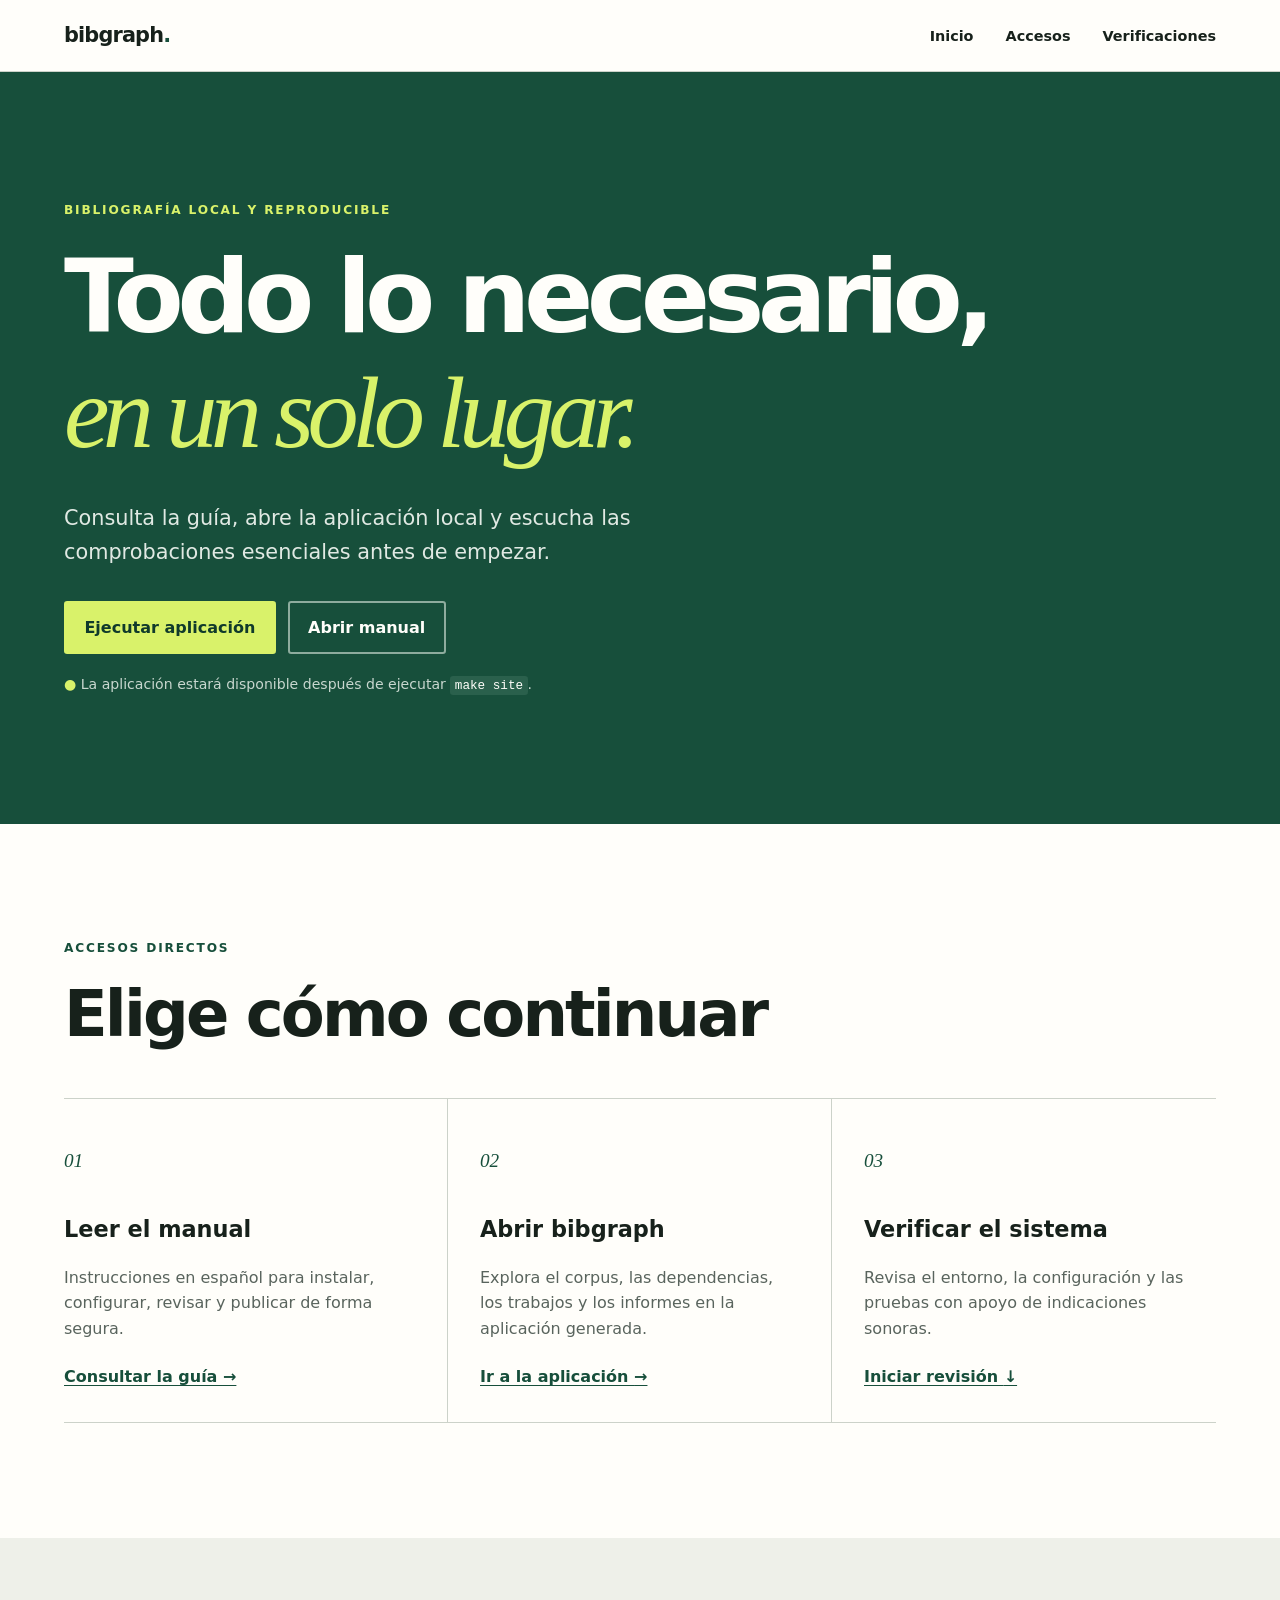
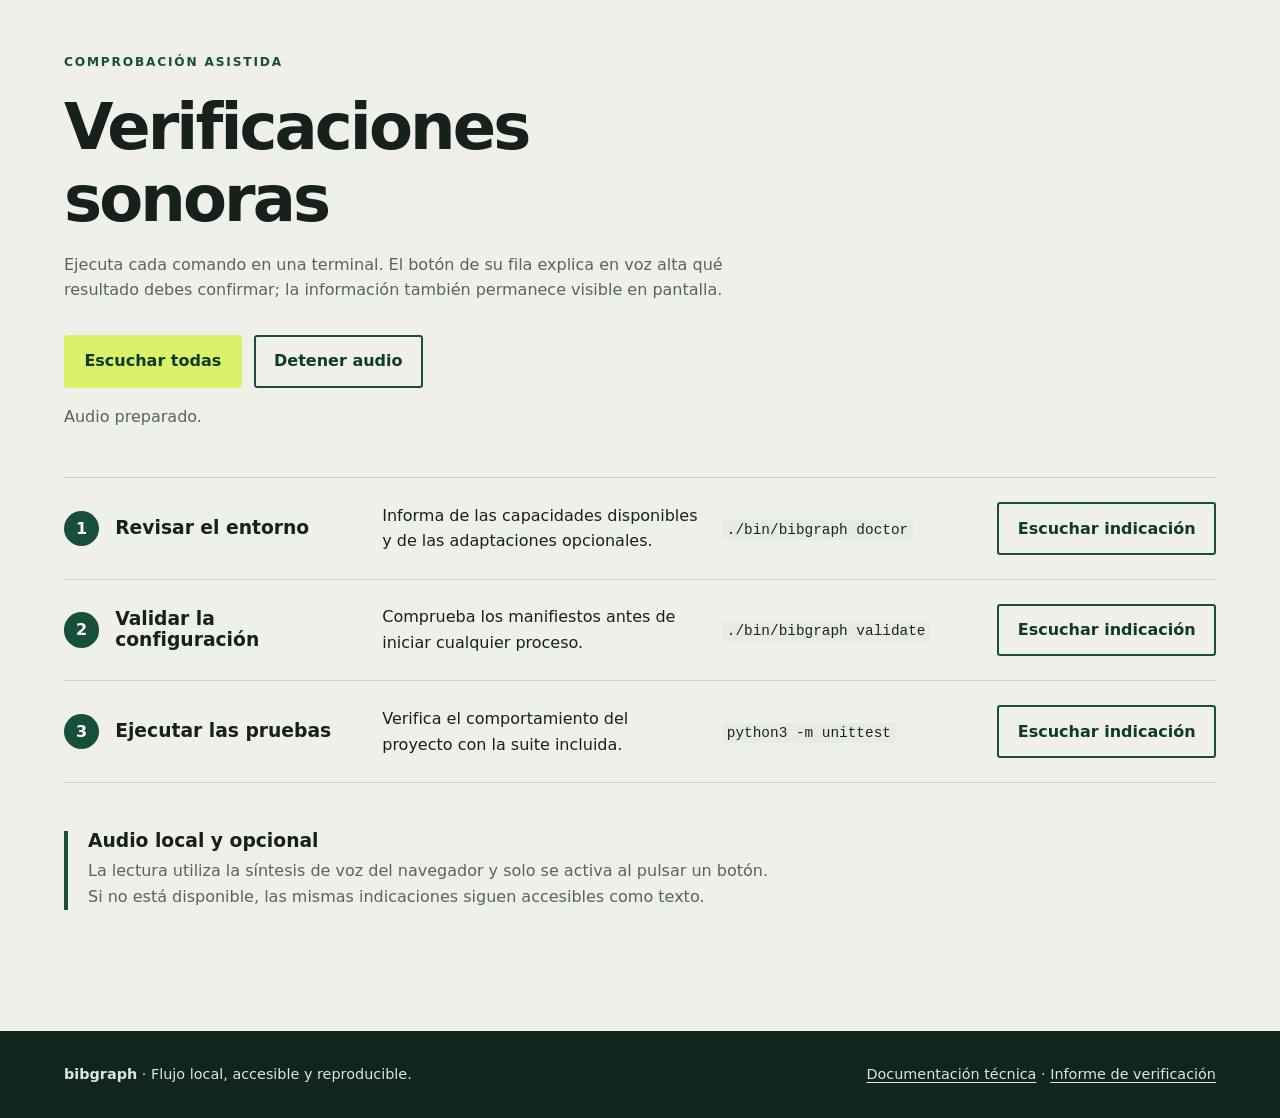
<file: index.html>
<!DOCTYPE html>
<html lang="es">
<head>
  <meta charset="utf-8">
  <meta name="viewport" content="width=device-width, initial-scale=1">
  <meta name="description" content="Punto de entrada accesible al manual, la aplicación y las verificaciones de bibgraph.">
  <title>Centro de control | bibgraph</title>
  <link rel="stylesheet" href="site-src/launcher.css">
  <script src="site-src/launcher.js" defer></script>
</head>
<body>
  <a class="skip-link" href="#contenido">Saltar al contenido principal</a>

  <header class="site-header">
    <a class="brand" href="index.html" aria-label="bibgraph, inicio">bibgraph<span aria-hidden="true">.</span></a>
    <nav aria-label="Navegación principal">
      <ul>
        <li><a href="#inicio">Inicio</a></li>
        <li><a href="#accesos">Accesos</a></li>
        <li><a href="#verificaciones">Verificaciones</a></li>
      </ul>
    </nav>
  </header>

  <main id="contenido">
    <section class="hero" id="inicio" aria-labelledby="titulo-principal">
      <p class="eyebrow">Bibliografía local y reproducible</p>
      <h1 id="titulo-principal">Todo lo necesario,<br><em>en un solo lugar.</em></h1>
      <p class="intro">Consulta la guía, abre la aplicación local y escucha las comprobaciones esenciales antes de empezar.</p>
      <p class="hero-actions">
        <a class="button primary" href="build/site/index.html">Ejecutar aplicación</a>
        <a class="button secondary" href="MANUAL_USUARIO.html">Abrir manual</a>
      </p>
      <p class="availability"><span aria-hidden="true">●</span> La aplicación estará disponible después de ejecutar <code>make site</code>.</p>
    </section>

    <section class="access" id="accesos" aria-labelledby="titulo-accesos">
      <header class="section-heading">
        <p class="eyebrow">Accesos directos</p>
        <h2 id="titulo-accesos">Elige cómo continuar</h2>
      </header>
      <ol class="cards">
        <li>
          <article>
            <p class="card-number" aria-hidden="true">01</p>
            <h3>Leer el manual</h3>
            <p>Instrucciones en español para instalar, configurar, revisar y publicar de forma segura.</p>
            <a href="MANUAL_USUARIO.html">Consultar la guía <span aria-hidden="true">→</span></a>
          </article>
        </li>
        <li>
          <article>
            <p class="card-number" aria-hidden="true">02</p>
            <h3>Abrir bibgraph</h3>
            <p>Explora el corpus, las dependencias, los trabajos y los informes en la aplicación generada.</p>
            <a href="build/site/index.html">Ir a la aplicación <span aria-hidden="true">→</span></a>
          </article>
        </li>
        <li>
          <article>
            <p class="card-number" aria-hidden="true">03</p>
            <h3>Verificar el sistema</h3>
            <p>Revisa el entorno, la configuración y las pruebas con apoyo de indicaciones sonoras.</p>
            <a href="#verificaciones">Iniciar revisión <span aria-hidden="true">↓</span></a>
          </article>
        </li>
      </ol>
    </section>

    <section class="checks" id="verificaciones" aria-labelledby="titulo-verificaciones">
      <header class="section-heading">
        <p class="eyebrow">Comprobación asistida</p>
        <h2 id="titulo-verificaciones">Verificaciones sonoras</h2>
        <p>Ejecuta cada comando en una terminal. El botón de su fila explica en voz alta qué resultado debes confirmar; la información también permanece visible en pantalla.</p>
      </header>

      <p class="audio-actions">
        <button class="button primary" type="button" id="read-all">Escuchar todas</button>
        <button class="text-button" type="button" id="stop-speech">Detener audio</button>
      </p>
      <p class="speech-status" id="speech-status" role="status" aria-live="polite">Audio preparado.</p>

      <ol class="check-list">
        <li>
          <article>
            <header><span class="check-mark" aria-hidden="true">1</span><h3>Revisar el entorno</h3></header>
            <p>Informa de las capacidades disponibles y de las adaptaciones opcionales.</p>
            <p><code>./bin/bibgraph doctor</code></p>
            <button type="button" class="listen" data-speech="Primera verificación: revisa el entorno. Ejecuta punto barra bin barra bibgraph doctor. Confirma que el informe distingue las capacidades disponibles de las opcionales.">Escuchar indicación</button>
          </article>
        </li>
        <li>
          <article>
            <header><span class="check-mark" aria-hidden="true">2</span><h3>Validar la configuración</h3></header>
            <p>Comprueba los manifiestos antes de iniciar cualquier proceso.</p>
            <p><code>./bin/bibgraph validate</code></p>
            <button type="button" class="listen" data-speech="Segunda verificación: valida la configuración. Ejecuta punto barra bin barra bibgraph validate. Un código de salida cero indica que los manifiestos son válidos.">Escuchar indicación</button>
          </article>
        </li>
        <li>
          <article>
            <header><span class="check-mark" aria-hidden="true">3</span><h3>Ejecutar las pruebas</h3></header>
            <p>Verifica el comportamiento del proyecto con la suite incluida.</p>
            <p><code>python3 -m unittest</code></p>
            <button type="button" class="listen" data-speech="Tercera verificación: ejecuta las pruebas. Escribe python tres, guion eme, unittest. La comprobación termina correctamente cuando todas las pruebas finalizan sin errores.">Escuchar indicación</button>
          </article>
        </li>
      </ol>

      <aside class="privacy-note" aria-labelledby="privacidad-audio">
        <h3 id="privacidad-audio">Audio local y opcional</h3>
        <p>La lectura utiliza la síntesis de voz del navegador y solo se activa al pulsar un botón. Si no está disponible, las mismas indicaciones siguen accesibles como texto.</p>
      </aside>
    </section>
  </main>

  <footer>
    <p><strong>bibgraph</strong> · Flujo local, accesible y reproducible.</p>
    <p><a href="README.md">Documentación técnica</a> · <a href="VERIFICATION.md">Informe de verificación</a></p>
  </footer>
</body>
</html>
</file>
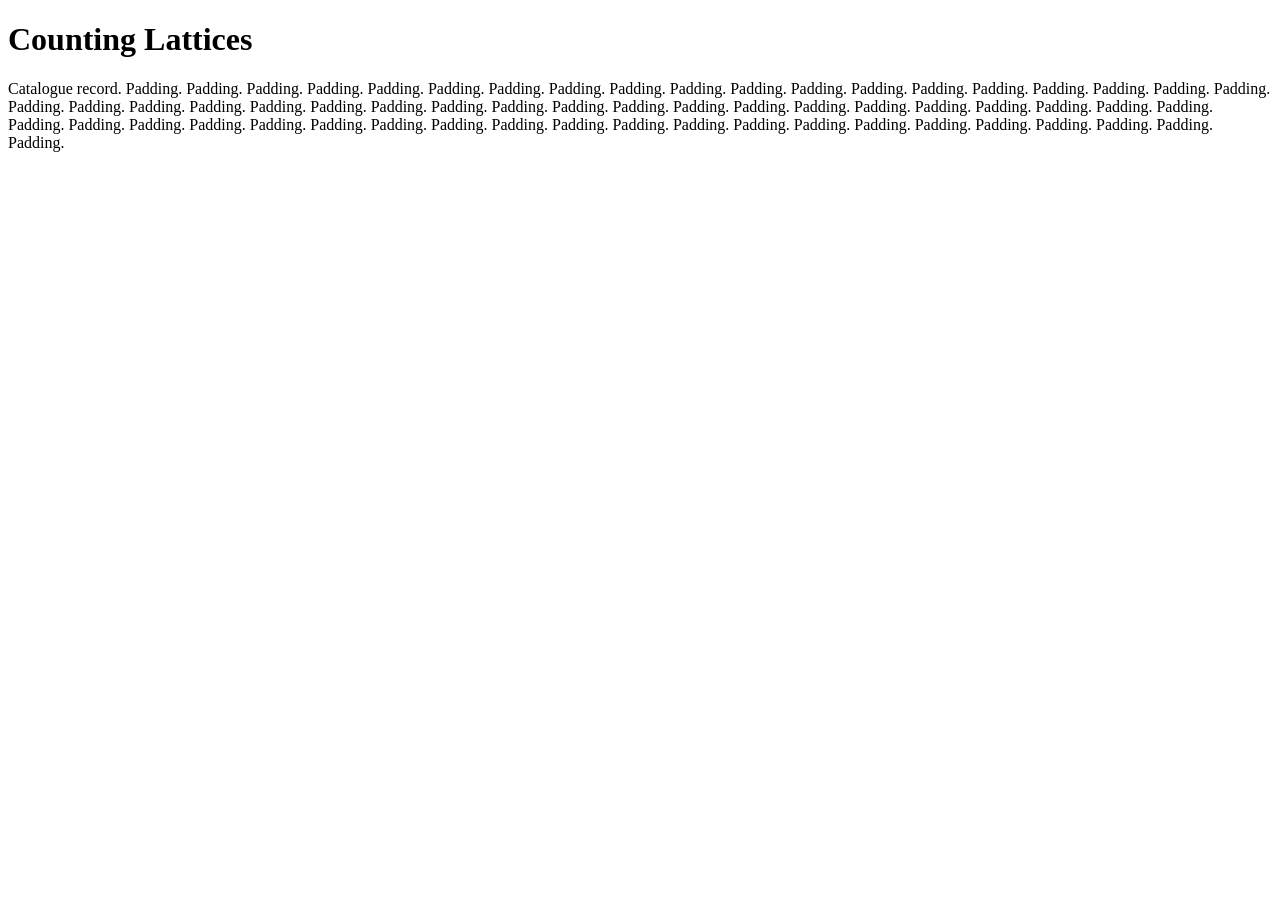
<file: tests/fixtures/demo/www/a1-landing.html>
<!DOCTYPE html><html><head><title>Landing: Counting Lattices</title></head><body><h1>Counting Lattices</h1><p>Catalogue record. Padding. Padding. Padding. Padding. Padding. Padding. Padding. Padding. Padding. Padding. Padding. Padding. Padding. Padding. Padding. Padding. Padding. Padding. Padding. Padding. Padding. Padding. Padding. Padding. Padding. Padding. Padding. Padding. Padding. Padding. Padding. Padding. Padding. Padding. Padding. Padding. Padding. Padding. Padding. Padding. Padding. Padding. Padding. Padding. Padding. Padding. Padding. Padding. Padding. Padding. Padding. Padding. Padding. Padding. Padding. Padding. Padding. Padding. Padding. Padding. </p></body></html>
</file>
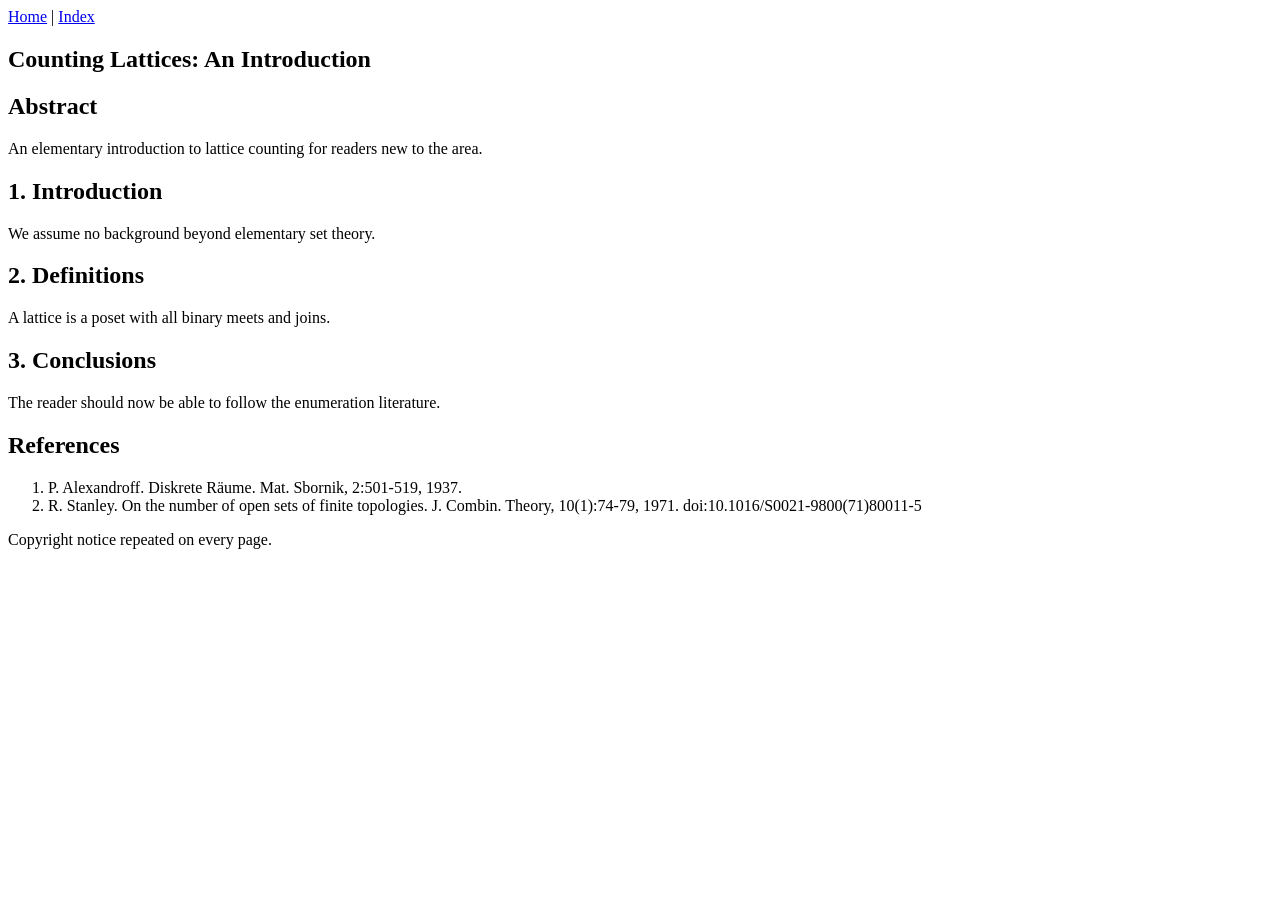
<file: tests/fixtures/demo/www/a1.html>
<!DOCTYPE html>
<html lang="en"><head><meta charset="utf-8">
<meta name="citation_title" content="Counting Lattices: An Introduction">
<meta name="citation_author" content="Bo Chen"><meta name="citation_doi" content="10.1234/A1.2020">
<title>Counting Lattices: An Introduction</title>
<script>var tracker = 1;</script>
<style>body { font-family: serif; }</style>
</head>
<body>
<nav><a href="/">Home</a> | <a href="/index.html">Index</a></nav>
<article>
<h1>Counting Lattices: An Introduction</h1>
<section class="abstract"><h2>Abstract</h2><p>An elementary introduction to lattice counting for readers new to the area.</p></section>
<h2>1. Introduction</h2>
<p>We assume no background beyond elementary set theory.</p>
<h2>2. Definitions</h2>
<p>A lattice is a poset with all binary meets and joins.</p>
<h2>3. Conclusions</h2>
<p>The reader should now be able to follow the enumeration literature.</p>
<h2>References</h2>
<ol class="references">
<li>P. Alexandroff. Diskrete R&#228;ume. Mat. Sbornik, 2:501-519, 1937.</li>
<li>R. Stanley. On the number of open sets of finite topologies. J. Combin. Theory, 10(1):74-79, 1971. doi:10.1016/S0021-9800(71)80011-5</li>
</ol>
</article>
<footer>Copyright notice repeated on every page.</footer>
</body></html>
</file>
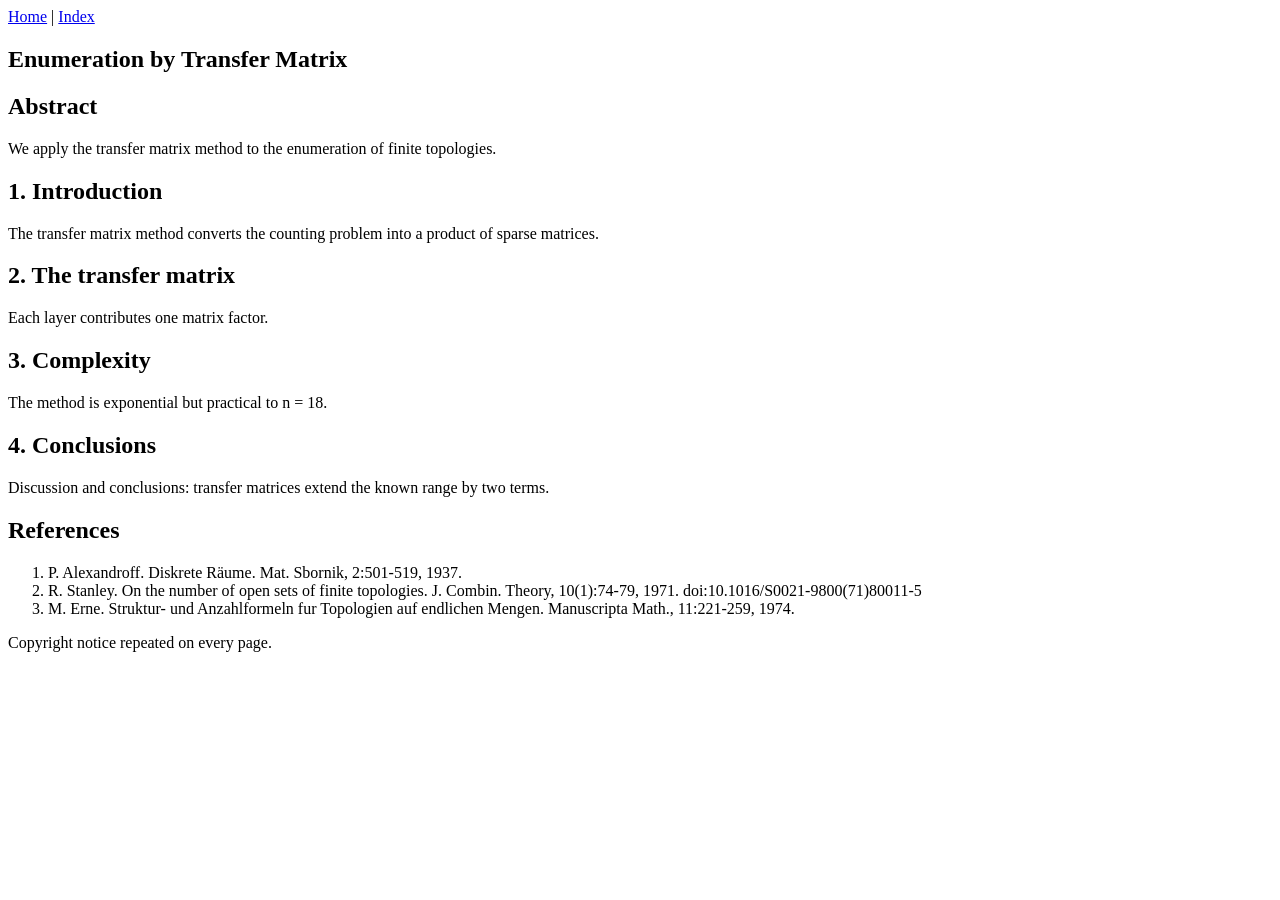
<file: tests/fixtures/demo/www/a2.html>
<!DOCTYPE html>
<html lang="en"><head><meta charset="utf-8">
<meta name="citation_title" content="Enumeration by Transfer Matrix">
<meta name="citation_doi" content="10.1016/j.demo.2021.01.002">
<title>Enumeration by Transfer Matrix</title>
<script>var tracker = 1;</script>
<style>body { font-family: serif; }</style>
</head>
<body>
<nav><a href="/">Home</a> | <a href="/index.html">Index</a></nav>
<article>
<h1>Enumeration by Transfer Matrix</h1>
<section class="abstract"><h2>Abstract</h2><p>We apply the transfer matrix method to the enumeration of finite topologies.</p></section>
<h2>1. Introduction</h2>
<p>The transfer matrix method converts the counting problem into a product of sparse matrices.</p>
<h2>2. The transfer matrix</h2>
<p>Each layer contributes one matrix factor.</p>
<h2>3. Complexity</h2>
<p>The method is exponential but practical to n = 18.</p>
<h2>4. Conclusions</h2>
<p>Discussion and conclusions: transfer matrices extend the known range by two terms.</p>
<h2>References</h2>
<ol class="references">
<li>P. Alexandroff. Diskrete R&#228;ume. Mat. Sbornik, 2:501-519, 1937.</li>
<li>R. Stanley. On the number of open sets of finite topologies. J. Combin. Theory, 10(1):74-79, 1971. doi:10.1016/S0021-9800(71)80011-5</li>
<li>M. Erne. Struktur- und Anzahlformeln fur Topologien auf endlichen Mengen. Manuscripta Math., 11:221-259, 1974.</li>
</ol>
</article>
<footer>Copyright notice repeated on every page.</footer>
</body></html>
</file>
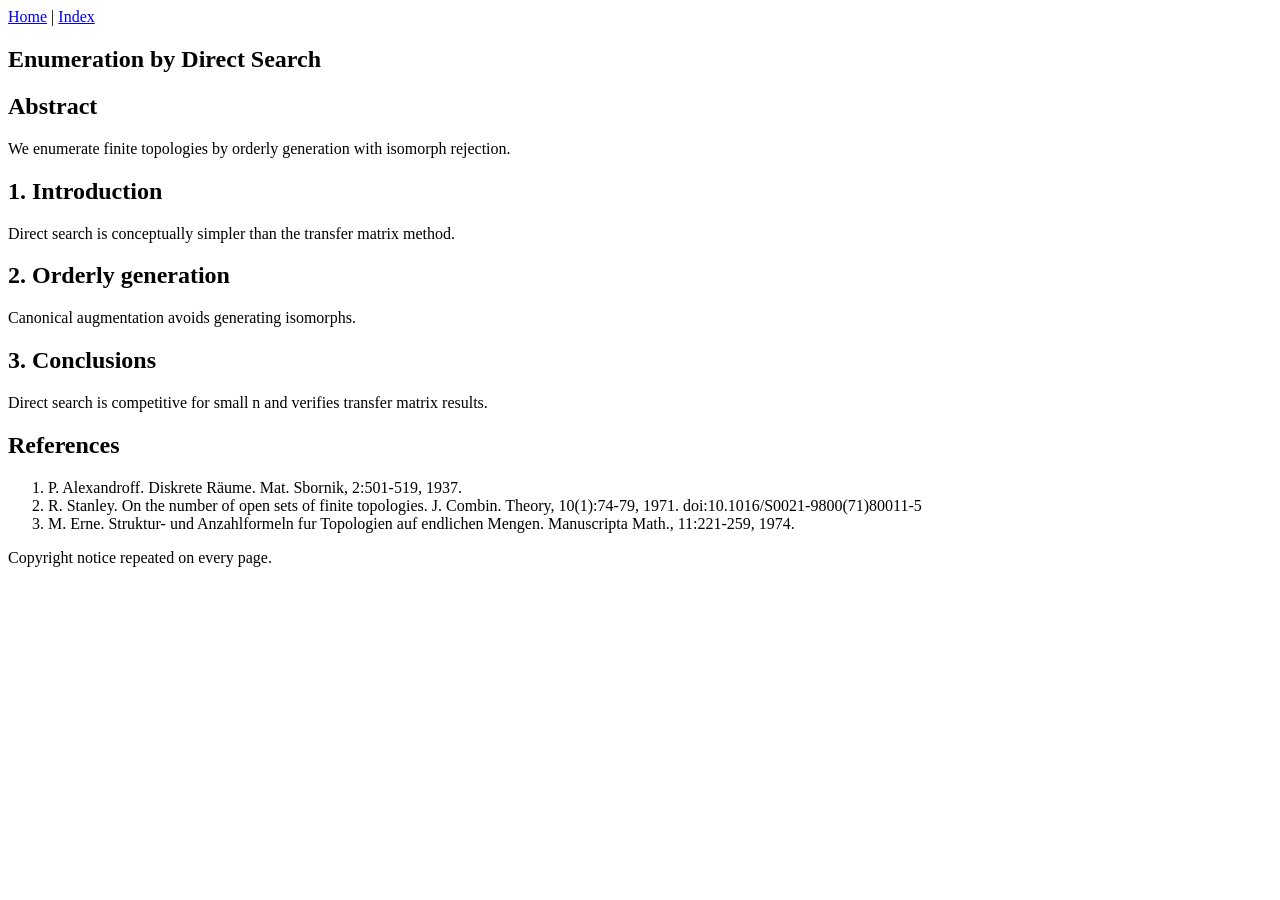
<file: tests/fixtures/demo/www/a3.html>
<!DOCTYPE html>
<html lang="en"><head><meta charset="utf-8">
<meta name="citation_title" content="Enumeration by Direct Search">
<meta name="citation_doi" content="10.1016/j.demo.2021.01.003">
<title>Enumeration by Direct Search</title>
<script>var tracker = 1;</script>
<style>body { font-family: serif; }</style>
</head>
<body>
<nav><a href="/">Home</a> | <a href="/index.html">Index</a></nav>
<article>
<h1>Enumeration by Direct Search</h1>
<section class="abstract"><h2>Abstract</h2><p>We enumerate finite topologies by orderly generation with isomorph rejection.</p></section>
<h2>1. Introduction</h2>
<p>Direct search is conceptually simpler than the transfer matrix method.</p>
<h2>2. Orderly generation</h2>
<p>Canonical augmentation avoids generating isomorphs.</p>
<h2>3. Conclusions</h2>
<p>Direct search is competitive for small n and verifies transfer matrix results.</p>
<h2>References</h2>
<ol class="references">
<li>P. Alexandroff. Diskrete R&#228;ume. Mat. Sbornik, 2:501-519, 1937.</li>
<li>R. Stanley. On the number of open sets of finite topologies. J. Combin. Theory, 10(1):74-79, 1971. doi:10.1016/S0021-9800(71)80011-5</li>
<li>M. Erne. Struktur- und Anzahlformeln fur Topologien auf endlichen Mengen. Manuscripta Math., 11:221-259, 1974.</li>
</ol>
</article>
<footer>Copyright notice repeated on every page.</footer>
</body></html>
</file>
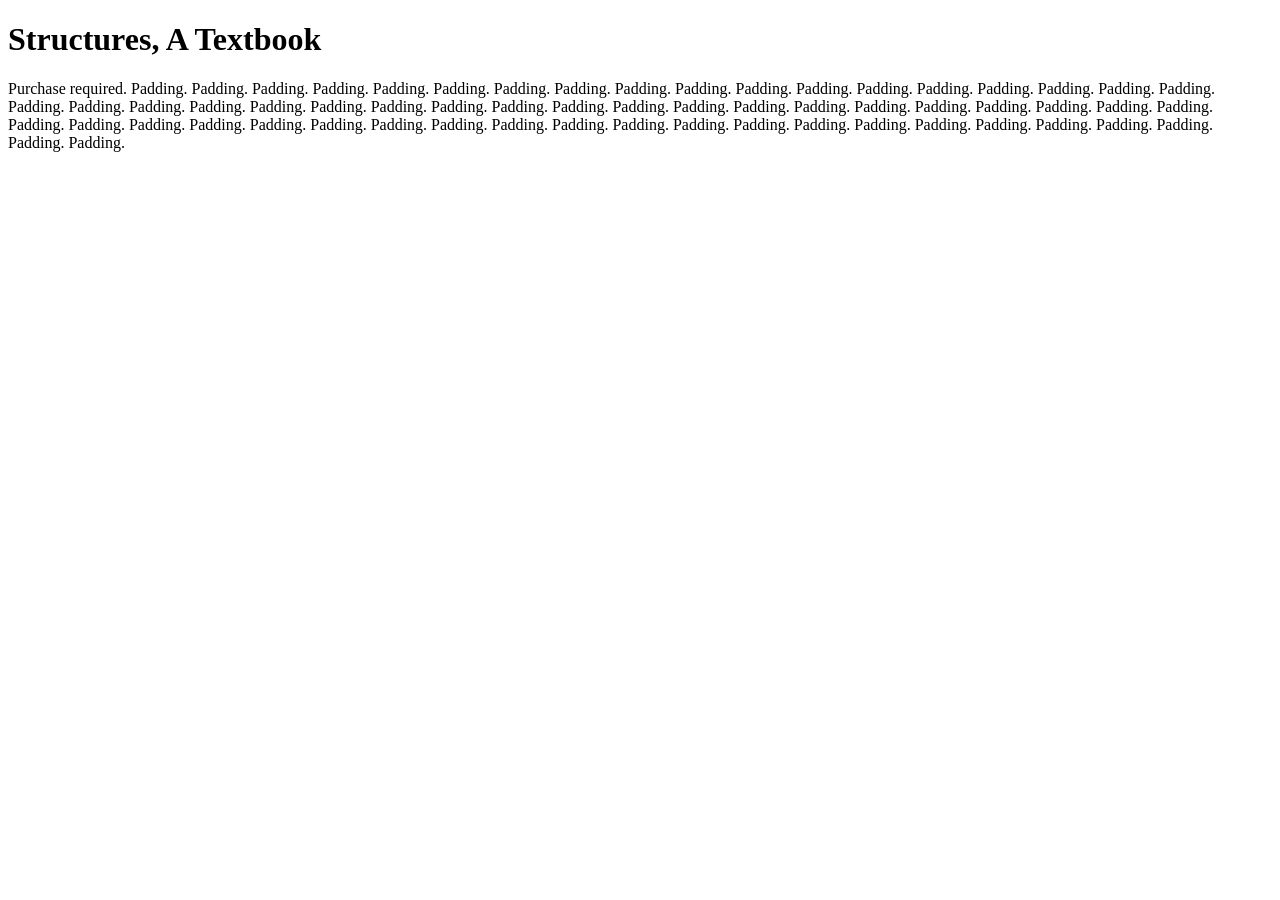
<file: tests/fixtures/demo/www/book-landing.html>
<!DOCTYPE html><html><head><title>Structures, A Textbook</title></head><body><h1>Structures, A Textbook</h1><p>Purchase required. Padding. Padding. Padding. Padding. Padding. Padding. Padding. Padding. Padding. Padding. Padding. Padding. Padding. Padding. Padding. Padding. Padding. Padding. Padding. Padding. Padding. Padding. Padding. Padding. Padding. Padding. Padding. Padding. Padding. Padding. Padding. Padding. Padding. Padding. Padding. Padding. Padding. Padding. Padding. Padding. Padding. Padding. Padding. Padding. Padding. Padding. Padding. Padding. Padding. Padding. Padding. Padding. Padding. Padding. Padding. Padding. Padding. Padding. Padding. Padding. </p></body></html>
</file>
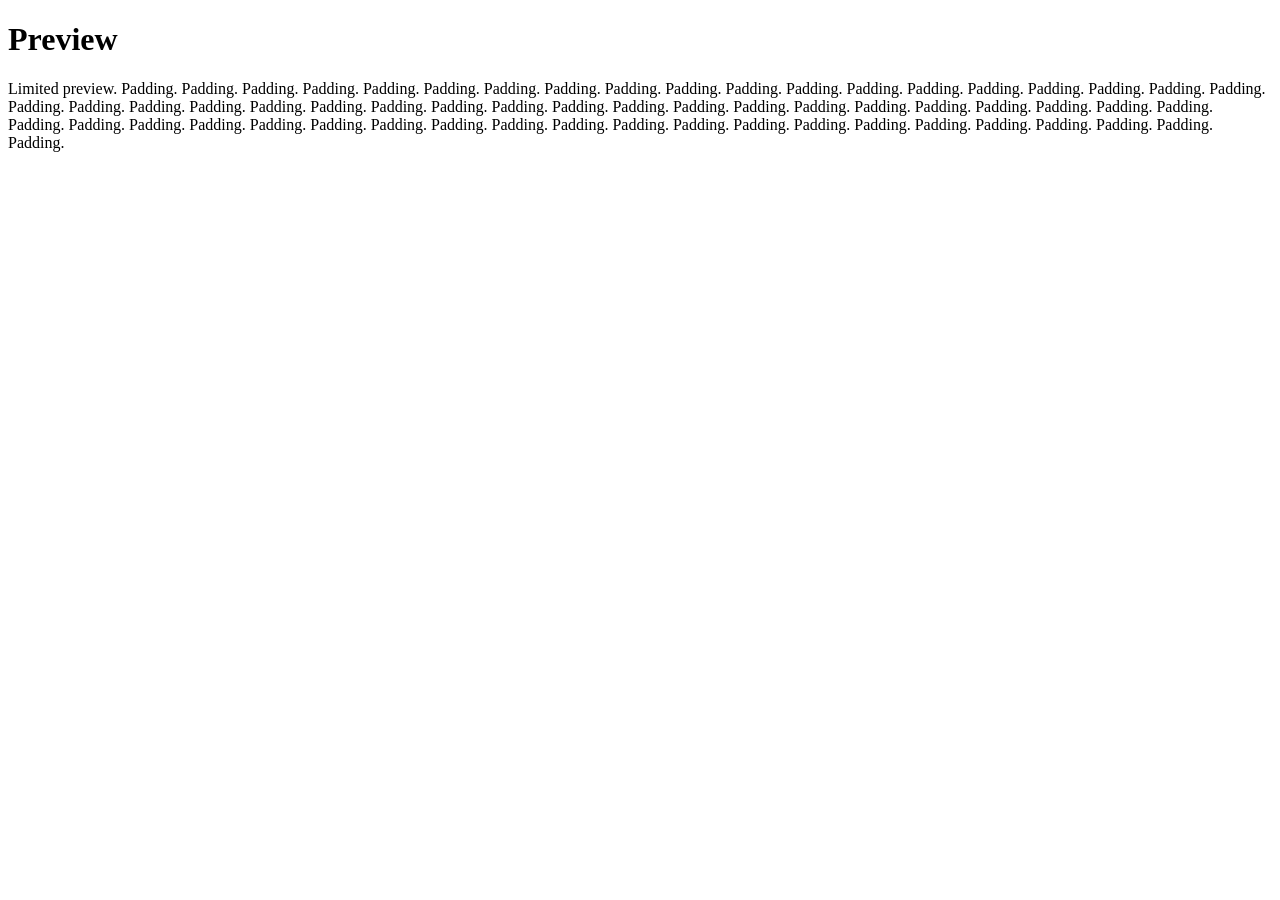
<file: tests/fixtures/demo/www/book-preview.html>
<!DOCTYPE html><html><head><title>Preview</title></head><body><h1>Preview</h1><p>Limited preview. Padding. Padding. Padding. Padding. Padding. Padding. Padding. Padding. Padding. Padding. Padding. Padding. Padding. Padding. Padding. Padding. Padding. Padding. Padding. Padding. Padding. Padding. Padding. Padding. Padding. Padding. Padding. Padding. Padding. Padding. Padding. Padding. Padding. Padding. Padding. Padding. Padding. Padding. Padding. Padding. Padding. Padding. Padding. Padding. Padding. Padding. Padding. Padding. Padding. Padding. Padding. Padding. Padding. Padding. Padding. Padding. Padding. Padding. Padding. Padding. </p></body></html>
</file>
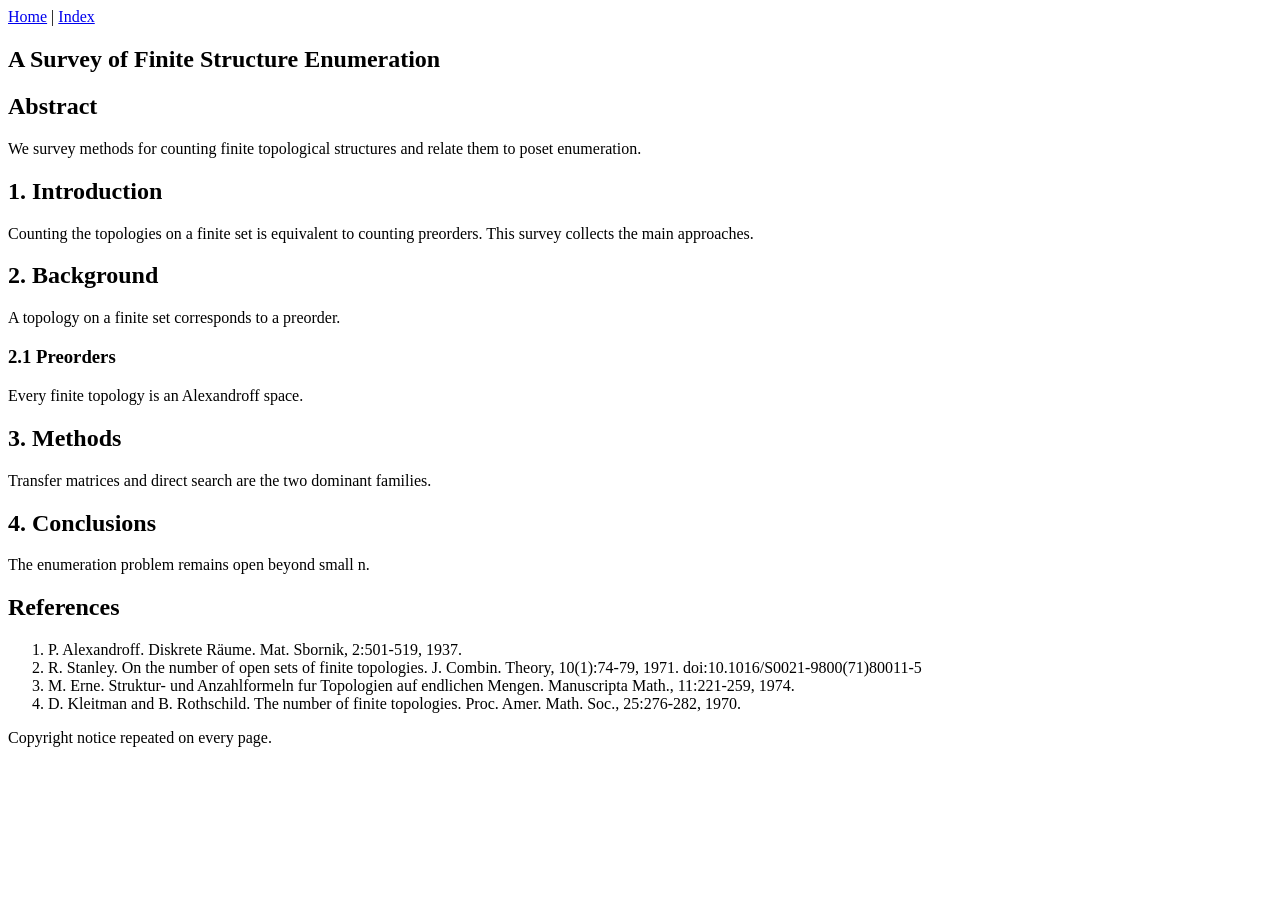
<file: tests/fixtures/demo/www/r0.html>
<!DOCTYPE html>
<html lang="en"><head><meta charset="utf-8">
<meta name="citation_title" content="A Survey of Finite Structure Enumeration">
<meta name="citation_author" content="Ada Rivera"><meta name="citation_author" content="Bo Chen"><meta name="citation_publication_date" content="2019">
<title>A Survey of Finite Structure Enumeration</title>
<script>var tracker = 1;</script>
<style>body { font-family: serif; }</style>
</head>
<body>
<nav><a href="/">Home</a> | <a href="/index.html">Index</a></nav>
<article>
<h1>A Survey of Finite Structure Enumeration</h1>
<section class="abstract"><h2>Abstract</h2><p>We survey methods for counting finite topological structures and relate them to poset enumeration.</p></section>
<h2>1. Introduction</h2>
<p>Counting the topologies on a finite set is equivalent to counting preorders. This survey collects the main approaches.</p>
<h2>2. Background</h2>
<p>A topology on a finite set corresponds to a preorder.</p>
<h3>2.1 Preorders</h3>
<p>Every finite topology is an Alexandroff space.</p>
<h2>3. Methods</h2>
<p>Transfer matrices and direct search are the two dominant families.</p>
<h2>4. Conclusions</h2>
<p>The enumeration problem remains open beyond small n.</p>
<h2>References</h2>
<ol class="references">
<li>P. Alexandroff. Diskrete R&#228;ume. Mat. Sbornik, 2:501-519, 1937.</li>
<li>R. Stanley. On the number of open sets of finite topologies. J. Combin. Theory, 10(1):74-79, 1971. doi:10.1016/S0021-9800(71)80011-5</li>
<li>M. Erne. Struktur- und Anzahlformeln fur Topologien auf endlichen Mengen. Manuscripta Math., 11:221-259, 1974.</li>
<li>D. Kleitman and B. Rothschild. The number of finite topologies. Proc. Amer. Math. Soc., 25:276-282, 1970.</li>
</ol>
</article>
<footer>Copyright notice repeated on every page.</footer>
</body></html>
</file>
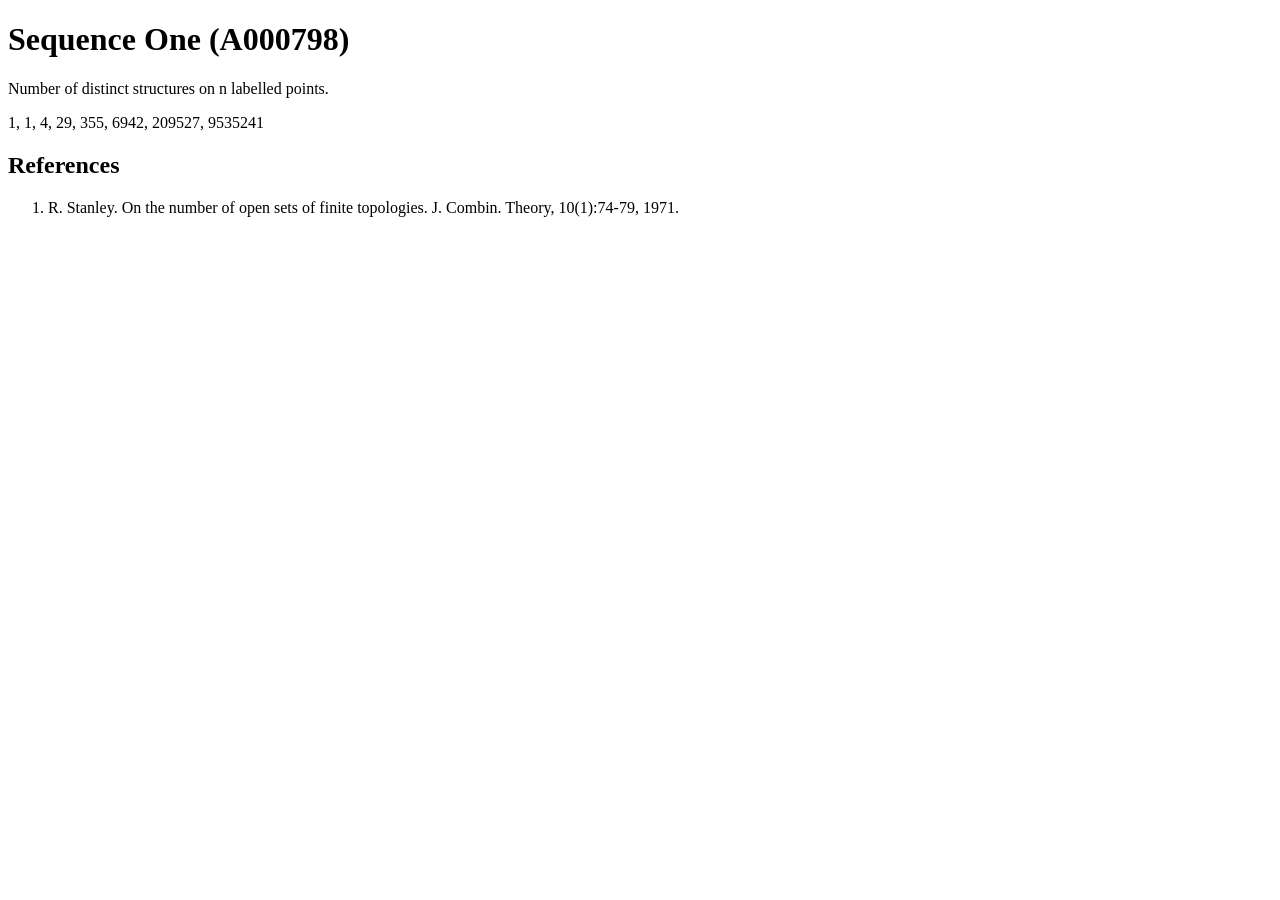
<file: tests/fixtures/demo/www/s1.html>
<!DOCTYPE html>
<html lang="en"><head><meta charset="utf-8"><title>Sequence One (A000798)</title></head>
<body><h1>Sequence One (A000798)</h1>
<p>Number of distinct structures on n labelled points.</p>
<p>1, 1, 4, 29, 355, 6942, 209527, 9535241</p>
<h2>References</h2>
<ol><li>R. Stanley. On the number of open sets of finite topologies. J. Combin. Theory, 10(1):74-79, 1971.</li></ol>
</body></html>
</file>
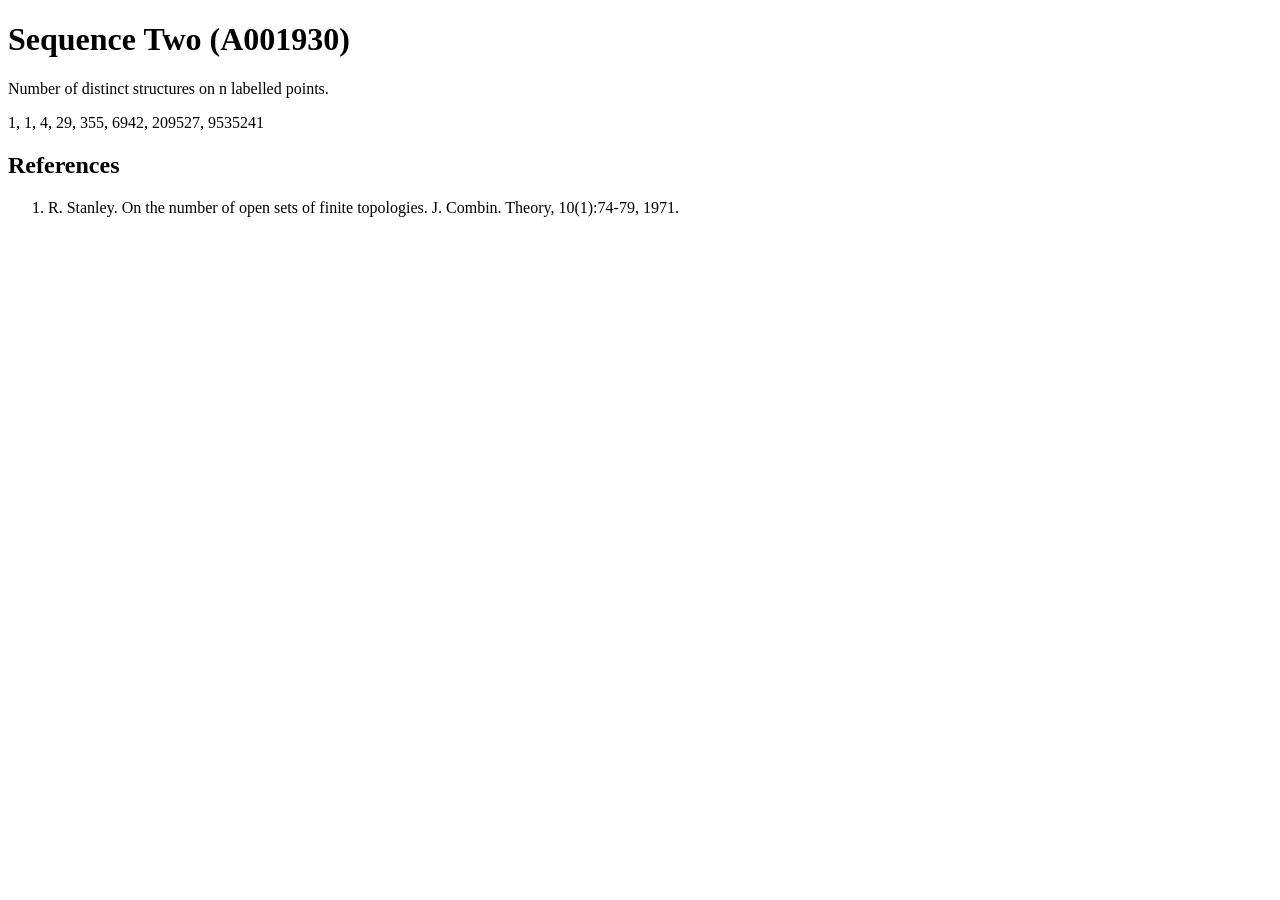
<file: tests/fixtures/demo/www/s2.html>
<!DOCTYPE html>
<html lang="en"><head><meta charset="utf-8"><title>Sequence Two (A001930)</title></head>
<body><h1>Sequence Two (A001930)</h1>
<p>Number of distinct structures on n labelled points.</p>
<p>1, 1, 4, 29, 355, 6942, 209527, 9535241</p>
<h2>References</h2>
<ol><li>R. Stanley. On the number of open sets of finite topologies. J. Combin. Theory, 10(1):74-79, 1971.</li></ol>
</body></html>
</file>
<file: site-src/launcher.css>
:root {
  color-scheme: light;
  --ink: #17211b;
  --muted: #59645d;
  --paper: #f7f6f0;
  --white: #fffefa;
  --green: #174f3b;
  --green-dark: #103a2b;
  --lime: #d9f26a;
  --line: #ccd2c9;
  --focus: #9e3f00;
}

* { box-sizing: border-box; }

html { scroll-behavior: smooth; }

body {
  margin: 0;
  color: var(--ink);
  background: var(--paper);
  font: 1rem/1.6 system-ui, -apple-system, BlinkMacSystemFont, "Segoe UI", sans-serif;
}

a { color: inherit; text-underline-offset: .2em; }
a:hover { text-decoration-thickness: .15em; }

:focus-visible {
  outline: .2rem solid var(--focus);
  outline-offset: .2rem;
}

.skip-link {
  position: fixed;
  z-index: 10;
  top: .75rem;
  left: .75rem;
  padding: .65rem 1rem;
  background: var(--white);
  border: 2px solid var(--focus);
  transform: translateY(-200%);
}

.skip-link:focus { transform: none; }

.site-header {
  display: flex;
  align-items: center;
  justify-content: space-between;
  min-height: 4.5rem;
  padding: .75rem max(1rem, calc((100% - 72rem) / 2));
  border-bottom: 1px solid var(--line);
  background: var(--white);
}

.brand { font-weight: 800; font-size: 1.3rem; text-decoration: none; letter-spacing: -.04em; }
.brand span { color: var(--green); }
nav ul { display: flex; gap: clamp(.8rem, 3vw, 2rem); margin: 0; padding: 0; list-style: none; }
nav a { font-size: .9rem; font-weight: 650; text-decoration: none; }
nav a:hover { text-decoration: underline; }

main > section { padding: clamp(4rem, 9vw, 8rem) max(1rem, calc((100% - 72rem) / 2)); }

.hero {
  min-height: min(47rem, calc(100vh - 4.5rem));
  display: grid;
  align-content: center;
  background: var(--green);
  color: var(--white);
}

.eyebrow {
  margin: 0 0 1.25rem;
  color: var(--green);
  font-size: .76rem;
  font-weight: 800;
  letter-spacing: .15em;
  text-transform: uppercase;
}

.hero .eyebrow { color: var(--lime); }
h1, h2, h3 { line-height: 1.12; }
h1 { max-width: 14ch; margin: 0; font-size: clamp(2.8rem, 8vw, 6.7rem); letter-spacing: -.065em; }
h1 em { color: var(--lime); font-family: Georgia, serif; font-weight: 400; }
.intro { max-width: 43rem; margin: 2rem 0 0; color: #e0e9e3; font-size: clamp(1.05rem, 2vw, 1.3rem); }
.hero-actions, .audio-actions { display: flex; flex-wrap: wrap; gap: .75rem; margin: 2rem 0 0; }

.button, button {
  min-height: 2.9rem;
  padding: .72rem 1.15rem;
  border: 2px solid transparent;
  border-radius: .2rem;
  font: inherit;
  font-weight: 750;
  cursor: pointer;
}

.button { display: inline-flex; align-items: center; justify-content: center; text-decoration: none; }
.button.primary { color: var(--green-dark); background: var(--lime); }
.button.secondary { color: var(--white); background: transparent; border-color: #8eac9e; }
.button:hover { text-decoration: none; filter: brightness(.96); }
.availability { margin: 1.2rem 0 0; color: #c8d7cf; font-size: .88rem; }
.availability span { color: var(--lime); }
code { padding: .14em .35em; border-radius: .2rem; background: #e8ebe4; color: #18251e; font: .9em/1.5 ui-monospace, SFMono-Regular, Consolas, monospace; }
.availability code { background: #2a604c; color: var(--white); }

.access { background: var(--white); }
.section-heading { max-width: 45rem; }
.section-heading h2 { margin: 0; font-size: clamp(2rem, 5vw, 4rem); letter-spacing: -.045em; }
.section-heading > p:last-child { color: var(--muted); }
.cards, .check-list { list-style: none; margin: 3rem 0 0; padding: 0; }
.cards { display: grid; grid-template-columns: repeat(3, 1fr); border-block: 1px solid var(--line); }
.cards li { padding: 2rem; border-right: 1px solid var(--line); }
.cards li:first-child { padding-left: 0; }
.cards li:last-child { padding-right: 0; border-right: 0; }
.card-number { color: var(--green); font: italic 1.2rem Georgia, serif; }
.cards h3 { margin-top: 2.8rem; font-size: 1.4rem; }
.cards article > p:not(.card-number) { min-height: 5.2rem; color: var(--muted); }
.cards a { font-weight: 750; color: var(--green); }

.checks { background: #eef0e9; }
.text-button, .listen { background: transparent; color: var(--green-dark); border-color: var(--green); }
.speech-status { min-height: 1.6rem; color: var(--muted); }
.check-list { border-top: 1px solid var(--line); }
.check-list li { padding: 1.5rem 0; border-bottom: 1px solid var(--line); }
.check-list article { display: grid; grid-template-columns: minmax(13rem, 1.4fr) 1.5fr 1.2fr auto; gap: 1.2rem; align-items: center; }
.check-list header { display: flex; align-items: center; gap: 1rem; }
.check-list h3, .check-list p { margin: 0; }
.check-mark { display: grid; place-items: center; flex: 0 0 2.2rem; height: 2.2rem; color: var(--white); background: var(--green); border-radius: 50%; font-weight: 800; }
.listen { justify-self: end; }
.privacy-note { max-width: 45rem; margin-top: 3rem; padding-left: 1.25rem; border-left: .3rem solid var(--green); }
.privacy-note h3, .privacy-note p { margin: 0 0 .4rem; }
.privacy-note p { color: var(--muted); }

footer {
  display: flex;
  justify-content: space-between;
  gap: 1rem;
  padding: 2rem max(1rem, calc((100% - 72rem) / 2));
  color: #dce5df;
  background: #10251b;
  font-size: .9rem;
}
footer p { margin: 0; }

@media (max-width: 52rem) {
  .cards { grid-template-columns: 1fr; }
  .cards li, .cards li:first-child, .cards li:last-child { padding: 1.5rem 0; border-right: 0; border-bottom: 1px solid var(--line); }
  .cards li:last-child { border-bottom: 0; }
  .cards h3 { margin-top: 1rem; }
  .cards article > p:not(.card-number) { min-height: auto; }
  .check-list article { grid-template-columns: 1fr 1fr; }
  .listen { justify-self: start; }
}

@media (max-width: 34rem) {
  .site-header { align-items: flex-start; }
  nav ul { flex-direction: column; gap: .2rem; }
  .hero-actions .button { width: 100%; }
  .check-list article { grid-template-columns: 1fr; }
  footer { flex-direction: column; }
}

@media (prefers-reduced-motion: reduce) {
  html { scroll-behavior: auto; }
  *, *::before, *::after { scroll-behavior: auto !important; }
}

@media print {
  .skip-link, nav, .hero-actions, .audio-actions, .listen { display: none; }
  .hero { min-height: 0; color: #000; background: #fff; }
  .hero .eyebrow, h1 em { color: #174f3b; }
}
</file>
